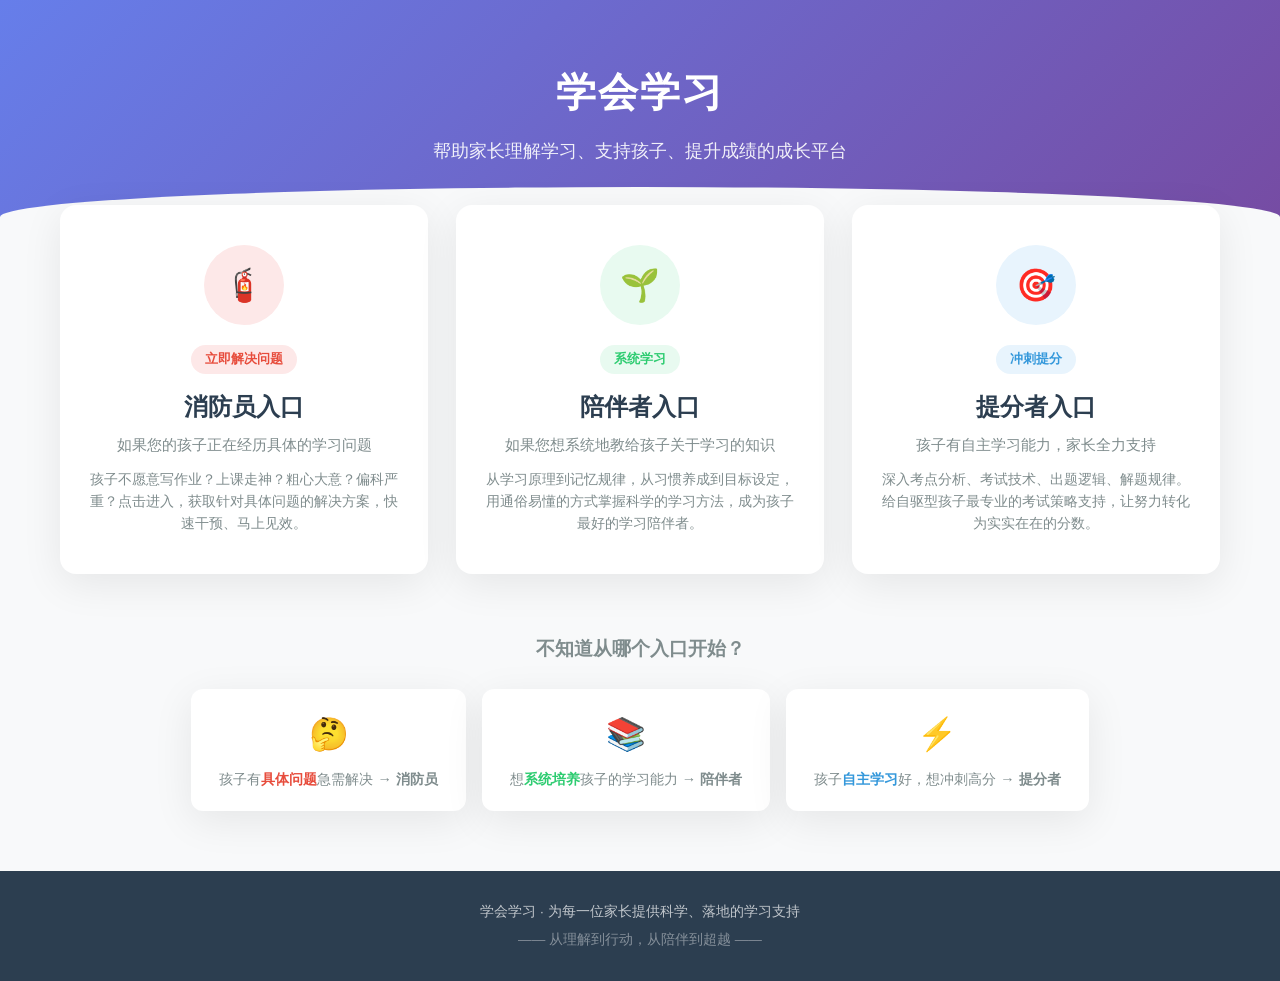
<file: index.html>
<!DOCTYPE html>
<html lang="zh-CN">
<head>
  <meta charset="UTF-8">
  <meta name="viewport" content="width=device-width, initial-scale=1.0">
  <title>学会学习 - 中小学生家长的学习成长平台</title>
  <link rel="stylesheet" href="css/style.css">
</head>
<body>
  <header class="header">
    <h1>学会学习</h1>
    <p>帮助家长理解学习、支持孩子、提升成绩的成长平台</p>
  </header>

  <section class="entrance-section">
    <div class="container entrance-grid">
      <a href="firefighter.html" class="entrance-card">
        <div class="entrance-icon fire-icon">🧯</div>
        <span class="entrance-badge fire-badge">立即解决问题</span>
        <h2>消防员入口</h2>
        <p class="subtitle">如果您的孩子正在经历具体的学习问题</p>
        <p class="desc">孩子不愿意写作业？上课走神？粗心大意？偏科严重？点击进入，获取针对具体问题的解决方案，快速干预、马上见效。</p>
      </a>

      <a href="companion.html" class="entrance-card">
        <div class="entrance-icon companion-icon">🌱</div>
        <span class="entrance-badge companion-badge">系统学习</span>
        <h2>陪伴者入口</h2>
        <p class="subtitle">如果您想系统地教给孩子关于学习的知识</p>
        <p class="desc">从学习原理到记忆规律，从习惯养成到目标设定，用通俗易懂的方式掌握科学的学习方法，成为孩子最好的学习陪伴者。</p>
      </a>

      <a href="scorer.html" class="entrance-card">
        <div class="entrance-icon scorer-icon">🎯</div>
        <span class="entrance-badge scorer-badge">冲刺提分</span>
        <h2>提分者入口</h2>
        <p class="subtitle">孩子有自主学习能力，家长全力支持</p>
        <p class="desc">深入考点分析、考试技术、出题逻辑、解题规律。给自驱型孩子最专业的考试策略支持，让努力转化为实实在在的分数。</p>
      </a>
    </div>
  </section>

  <section style="padding: 0 20px 60px;">
    <div class="container" style="text-align: center;">
      <h3 style="font-size: 1.2em; color: var(--text-light); margin-bottom: 24px;">不知道从哪个入口开始？</h3>
      <div style="display: flex; gap: 16px; justify-content: center; flex-wrap: wrap;">
        <div style="background: #fff; padding: 20px 28px; border-radius: 12px; box-shadow: var(--card-shadow); max-width: 320px;">
          <div style="font-size: 2em; margin-bottom: 8px;">🤔</div>
          <p style="font-size: 0.9em; color: var(--text-light);">孩子有<strong style="color: var(--fire);">具体问题</strong>急需解决 → <strong>消防员</strong></p>
        </div>
        <div style="background: #fff; padding: 20px 28px; border-radius: 12px; box-shadow: var(--card-shadow); max-width: 320px;">
          <div style="font-size: 2em; margin-bottom: 8px;">📚</div>
          <p style="font-size: 0.9em; color: var(--text-light);">想<strong style="color: var(--companion);">系统培养</strong>孩子的学习能力 → <strong>陪伴者</strong></p>
        </div>
        <div style="background: #fff; padding: 20px 28px; border-radius: 12px; box-shadow: var(--card-shadow); max-width: 320px;">
          <div style="font-size: 2em; margin-bottom: 8px;">⚡</div>
          <p style="font-size: 0.9em; color: var(--text-light);">孩子<strong style="color: var(--scorer);">自主学习</strong>好，想冲刺高分 → <strong>提分者</strong></p>
        </div>
      </div>
    </div>
  </section>

  <footer class="footer">
    <p>学会学习 · 为每一位家长提供科学、落地的学习支持</p>
    <p style="margin-top: 6px; opacity: 0.6;">—— 从理解到行动，从陪伴到超越 ——</p>
  </footer>
</body>
</html>
</file>
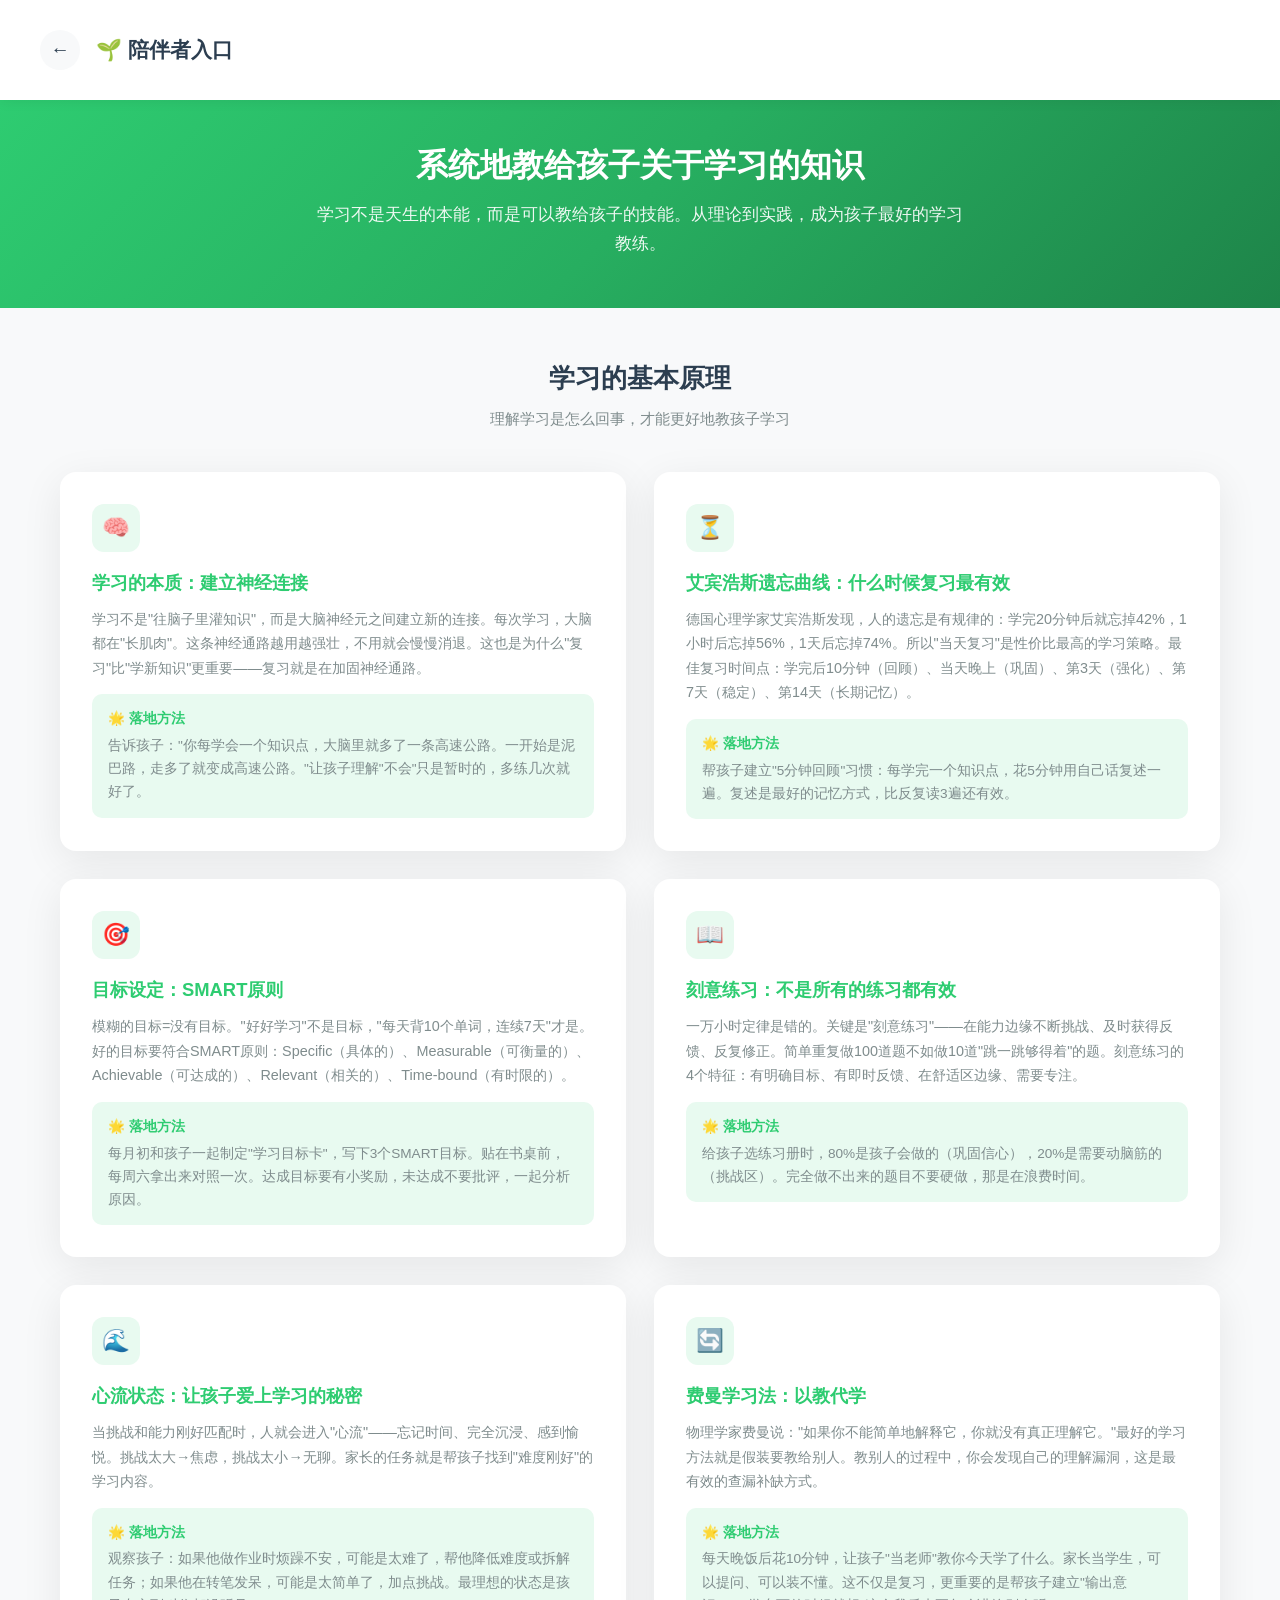
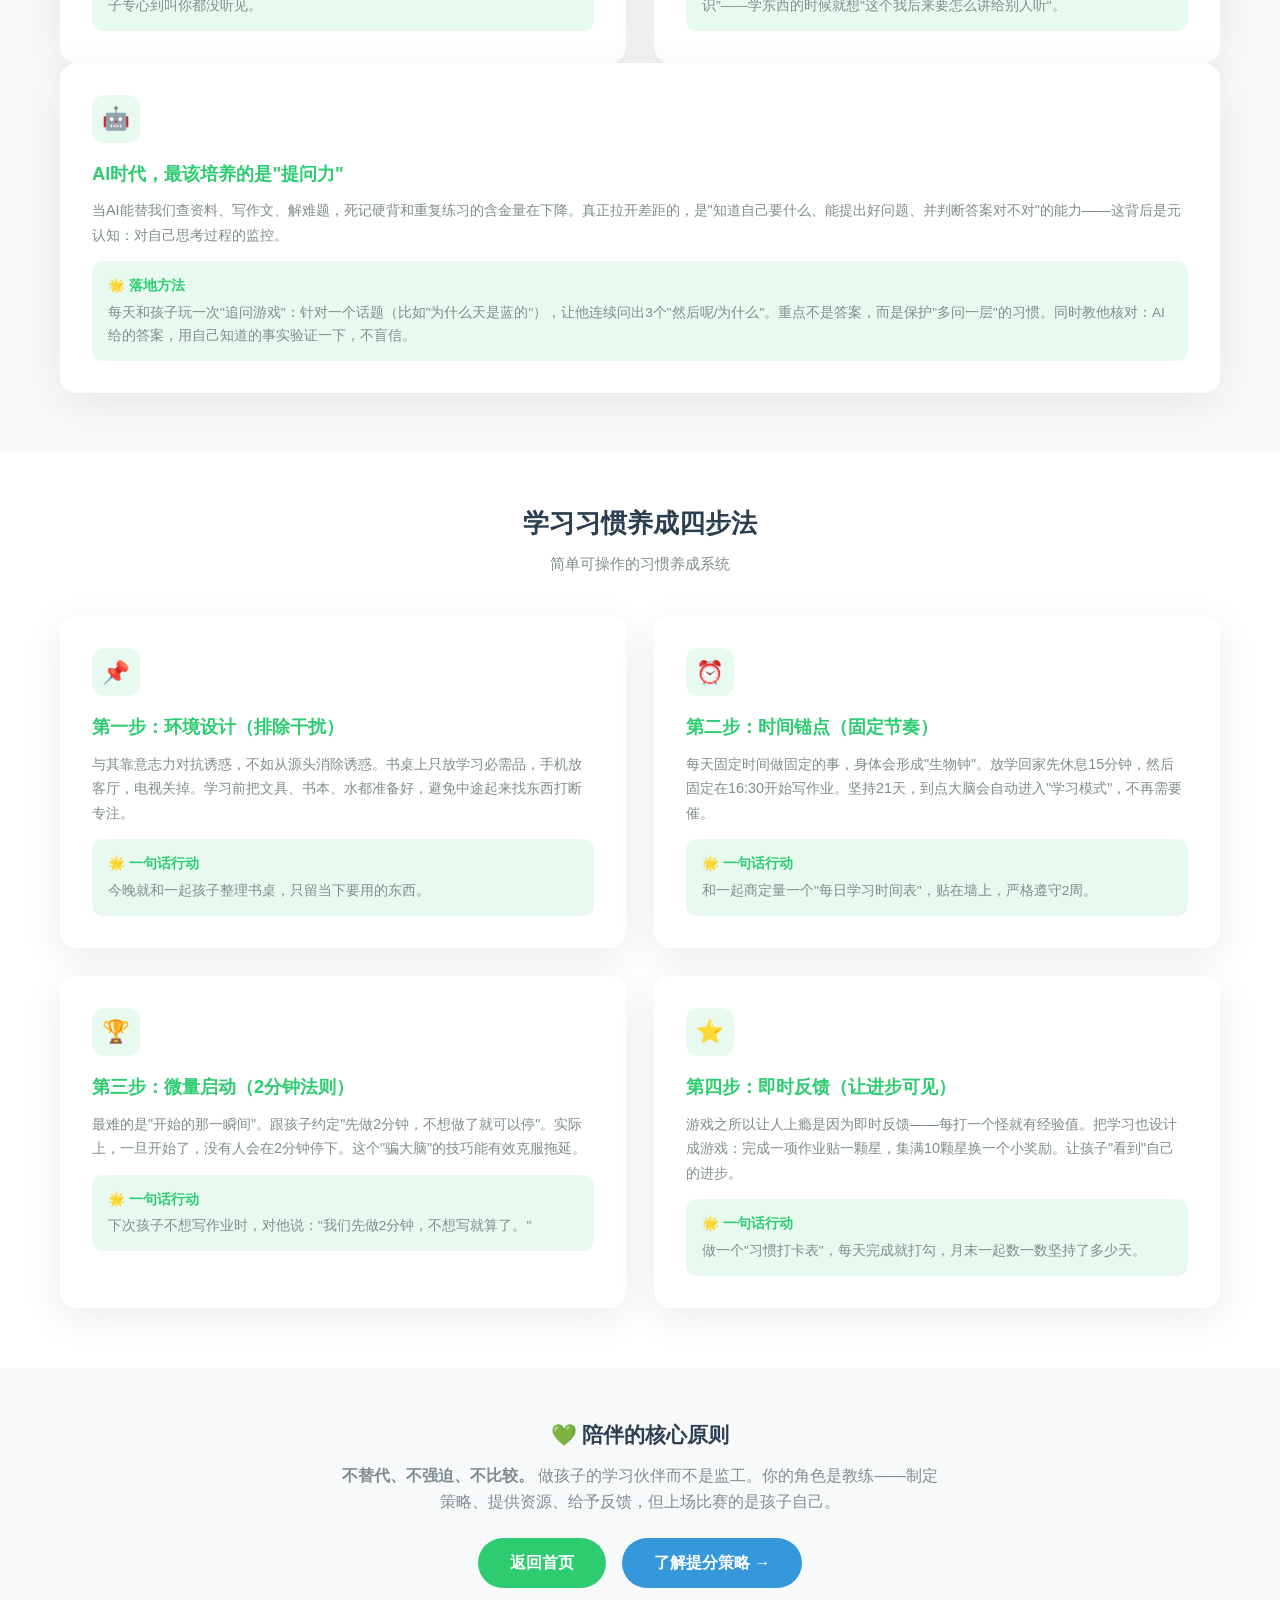
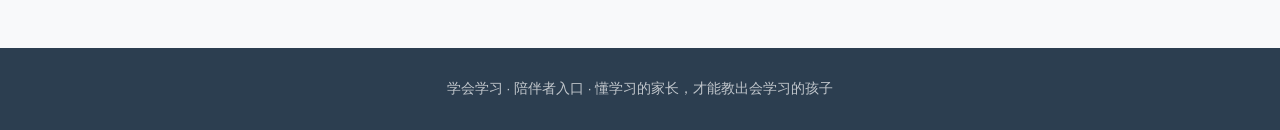
<file: companion.html>
<!DOCTYPE html>
<html lang="zh-CN">
<head>
  <meta charset="UTF-8">
  <meta name="viewport" content="width=device-width, initial-scale=1.0">
  <title>陪伴者 - 系统学习理论</title>
  <link rel="stylesheet" href="css/style.css">
</head>
<body>
  <div class="page-header">
    <div class="page-header-inner">
      <a href="index.html" class="back-btn">←</a>
      <h1>🌱 陪伴者入口</h1>
    </div>
  </div>

  <div class="page-hero hero-companion">
    <h2>系统地教给孩子关于学习的知识</h2>
    <p>学习不是天生的本能，而是可以教给孩子的技能。从理论到实践，成为孩子最好的学习教练。</p>
  </div>

  <section class="content-section">
    <div class="container">
      <div class="section-title">
        <h3>学习的基本原理</h3>
        <p>理解学习是怎么回事，才能更好地教孩子学习</p>
      </div>

      <div class="knowledge-grid">

        <div class="knowledge-card">
          <div class="kc-icon">🧠</div>
          <h4>学习的本质：建立神经连接</h4>
          <p>学习不是"往脑子里灌知识"，而是大脑神经元之间建立新的连接。每次学习，大脑都在"长肌肉"。这条神经通路越用越强壮，不用就会慢慢消退。这也是为什么"复习"比"学新知识"更重要——复习就是在加固神经通路。</p>
          <div class="tip">
            <strong>🌟 落地方法</strong>
            <p>告诉孩子："你每学会一个知识点，大脑里就多了一条高速公路。一开始是泥巴路，走多了就变成高速公路。"让孩子理解"不会"只是暂时的，多练几次就好了。</p>
          </div>
        </div>

        <div class="knowledge-card">
          <div class="kc-icon">⏳</div>
          <h4>艾宾浩斯遗忘曲线：什么时候复习最有效</h4>
          <p>德国心理学家艾宾浩斯发现，人的遗忘是有规律的：学完20分钟后就忘掉42%，1小时后忘掉56%，1天后忘掉74%。所以"当天复习"是性价比最高的学习策略。最佳复习时间点：学完后10分钟（回顾）、当天晚上（巩固）、第3天（强化）、第7天（稳定）、第14天（长期记忆）。</p>
          <div class="tip">
            <strong>🌟 落地方法</strong>
            <p>帮孩子建立"5分钟回顾"习惯：每学完一个知识点，花5分钟用自己话复述一遍。复述是最好的记忆方式，比反复读3遍还有效。</p>
          </div>
        </div>

        <div class="knowledge-card">
          <div class="kc-icon">🎯</div>
          <h4>目标设定：SMART原则</h4>
          <p>模糊的目标=没有目标。"好好学习"不是目标，"每天背10个单词，连续7天"才是。好的目标要符合SMART原则：Specific（具体的）、Measurable（可衡量的）、Achievable（可达成的）、Relevant（相关的）、Time-bound（有时限的）。</p>
          <div class="tip">
            <strong>🌟 落地方法</strong>
            <p>每月初和孩子一起制定"学习目标卡"，写下3个SMART目标。贴在书桌前，每周六拿出来对照一次。达成目标要有小奖励，未达成不要批评，一起分析原因。</p>
          </div>
        </div>

        <div class="knowledge-card">
          <div class="kc-icon">📖</div>
          <h4>刻意练习：不是所有的练习都有效</h4>
          <p>一万小时定律是错的。关键是"刻意练习"——在能力边缘不断挑战、及时获得反馈、反复修正。简单重复做100道题不如做10道"跳一跳够得着"的题。刻意练习的4个特征：有明确目标、有即时反馈、在舒适区边缘、需要专注。</p>
          <div class="tip">
            <strong>🌟 落地方法</strong>
            <p>给孩子选练习册时，80%是孩子会做的（巩固信心），20%是需要动脑筋的（挑战区）。完全做不出来的题目不要硬做，那是在浪费时间。</p>
          </div>
        </div>

        <div class="knowledge-card">
          <div class="kc-icon">🌊</div>
          <h4>心流状态：让孩子爱上学习的秘密</h4>
          <p>当挑战和能力刚好匹配时，人就会进入"心流"——忘记时间、完全沉浸、感到愉悦。挑战太大→焦虑，挑战太小→无聊。家长的任务就是帮孩子找到"难度刚好"的学习内容。</p>
          <div class="tip">
            <strong>🌟 落地方法</strong>
            <p>观察孩子：如果他做作业时烦躁不安，可能是太难了，帮他降低难度或拆解任务；如果他在转笔发呆，可能是太简单了，加点挑战。最理想的状态是孩子专心到叫你都没听见。</p>
          </div>
        </div>

        <div class="knowledge-card">
          <div class="kc-icon">🔄</div>
          <h4>费曼学习法：以教代学</h4>
          <p>物理学家费曼说："如果你不能简单地解释它，你就没有真正理解它。"最好的学习方法就是假装要教给别人。教别人的过程中，你会发现自己的理解漏洞，这是最有效的查漏补缺方式。</p>
          <div class="tip">
            <strong>🌟 落地方法</strong>
            <p>每天晚饭后花10分钟，让孩子"当老师"教你今天学了什么。家长当学生，可以提问、可以装不懂。这不仅是复习，更重要的是帮孩子建立"输出意识"——学东西的时候就想"这个我后来要怎么讲给别人听"。</p>
          </div>
        </div>

      </div>
        <!-- 选题来源：教育部部署加强中小学人工智能教育；落到学习科学原理：提问与元认知 -->
        <div class="knowledge-card">
          <div class="kc-icon">🤖</div>
          <h4>AI时代，最该培养的是"提问力"</h4>
          <p>当AI能替我们查资料、写作文、解难题，死记硬背和重复练习的含金量在下降。真正拉开差距的，是"知道自己要什么、能提出好问题、并判断答案对不对"的能力——这背后是元认知：对自己思考过程的监控。</p>
          <div class="tip">
            <strong>🌟 落地方法</strong>
            <p>每天和孩子玩一次"追问游戏"：针对一个话题（比如"为什么天是蓝的"），让他连续问出3个"然后呢/为什么"。重点不是答案，而是保护"多问一层"的习惯。同时教他核对：AI给的答案，用自己知道的事实验证一下，不盲信。</p>
          </div>
        </div>
    </div>
  </section>

  <section class="content-section" style="background: #fff;">
    <div class="container">
      <div class="section-title">
        <h3>学习习惯养成四步法</h3>
        <p>简单可操作的习惯养成系统</p>
      </div>

      <div class="knowledge-grid">
        <div class="knowledge-card">
          <div class="kc-icon">📌</div>
          <h4>第一步：环境设计（排除干扰）</h4>
          <p>与其靠意志力对抗诱惑，不如从源头消除诱惑。书桌上只放学习必需品，手机放客厅，电视关掉。学习前把文具、书本、水都准备好，避免中途起来找东西打断专注。</p>
          <div class="tip">
            <strong>🌟 一句话行动</strong>
            <p>今晚就和一起孩子整理书桌，只留当下要用的东西。</p>
          </div>
        </div>

        <div class="knowledge-card">
          <div class="kc-icon">⏰</div>
          <h4>第二步：时间锚点（固定节奏）</h4>
          <p>每天固定时间做固定的事，身体会形成"生物钟"。放学回家先休息15分钟，然后固定在16:30开始写作业。坚持21天，到点大脑会自动进入"学习模式"，不再需要催。</p>
          <div class="tip">
            <strong>🌟 一句话行动</strong>
            <p>和一起商定量一个"每日学习时间表"，贴在墙上，严格遵守2周。</p>
          </div>
        </div>

        <div class="knowledge-card">
          <div class="kc-icon">🏆</div>
          <h4>第三步：微量启动（2分钟法则）</h4>
          <p>最难的是"开始的那一瞬间"。跟孩子约定"先做2分钟，不想做了就可以停"。实际上，一旦开始了，没有人会在2分钟停下。这个"骗大脑"的技巧能有效克服拖延。</p>
          <div class="tip">
            <strong>🌟 一句话行动</strong>
            <p>下次孩子不想写作业时，对他说："我们先做2分钟，不想写就算了。"</p>
          </div>
        </div>

        <div class="knowledge-card">
          <div class="kc-icon">⭐</div>
          <h4>第四步：即时反馈（让进步可见）</h4>
          <p>游戏之所以让人上瘾是因为即时反馈——每打一个怪就有经验值。把学习也设计成游戏：完成一项作业贴一颗星，集满10颗星换一个小奖励。让孩子"看到"自己的进步。</p>
          <div class="tip">
            <strong>🌟 一句话行动</strong>
            <p>做一个"习惯打卡表"，每天完成就打勾，月末一起数一数坚持了多少天。</p>
          </div>
        </div>
      </div>
    </div>
  </section>

  <section class="content-section">
    <div class="container" style="text-align: center;">
      <h3 style="font-size: 1.3em; margin-bottom: 12px;">💚 陪伴的核心原则</h3>
      <p style="color: var(--text-light); max-width: 600px; margin: 0 auto;">
        <strong>不替代、不强迫、不比较。</strong> 做孩子的学习伙伴而不是监工。你的角色是教练——制定策略、提供资源、给予反馈，但上场比赛的是孩子自己。
      </p>
      <div style="margin-top: 24px;">
        <a href="index.html" style="display: inline-block; padding: 12px 32px; background: var(--companion); color: #fff; border-radius: 30px; text-decoration: none; font-weight: 600;">返回首页</a>
        <a href="scorer.html" style="display: inline-block; margin-left: 12px; padding: 12px 32px; background: var(--scorer); color: #fff; border-radius: 30px; text-decoration: none; font-weight: 600;">了解提分策略 →</a>
      </div>
    </div>
  </section>

  <footer class="footer">
    <p>学会学习 · 陪伴者入口 · 懂学习的家长，才能教出会学习的孩子</p>
  </footer>

  <script src="js/main.js"></script>
</body>
</html>
</file>
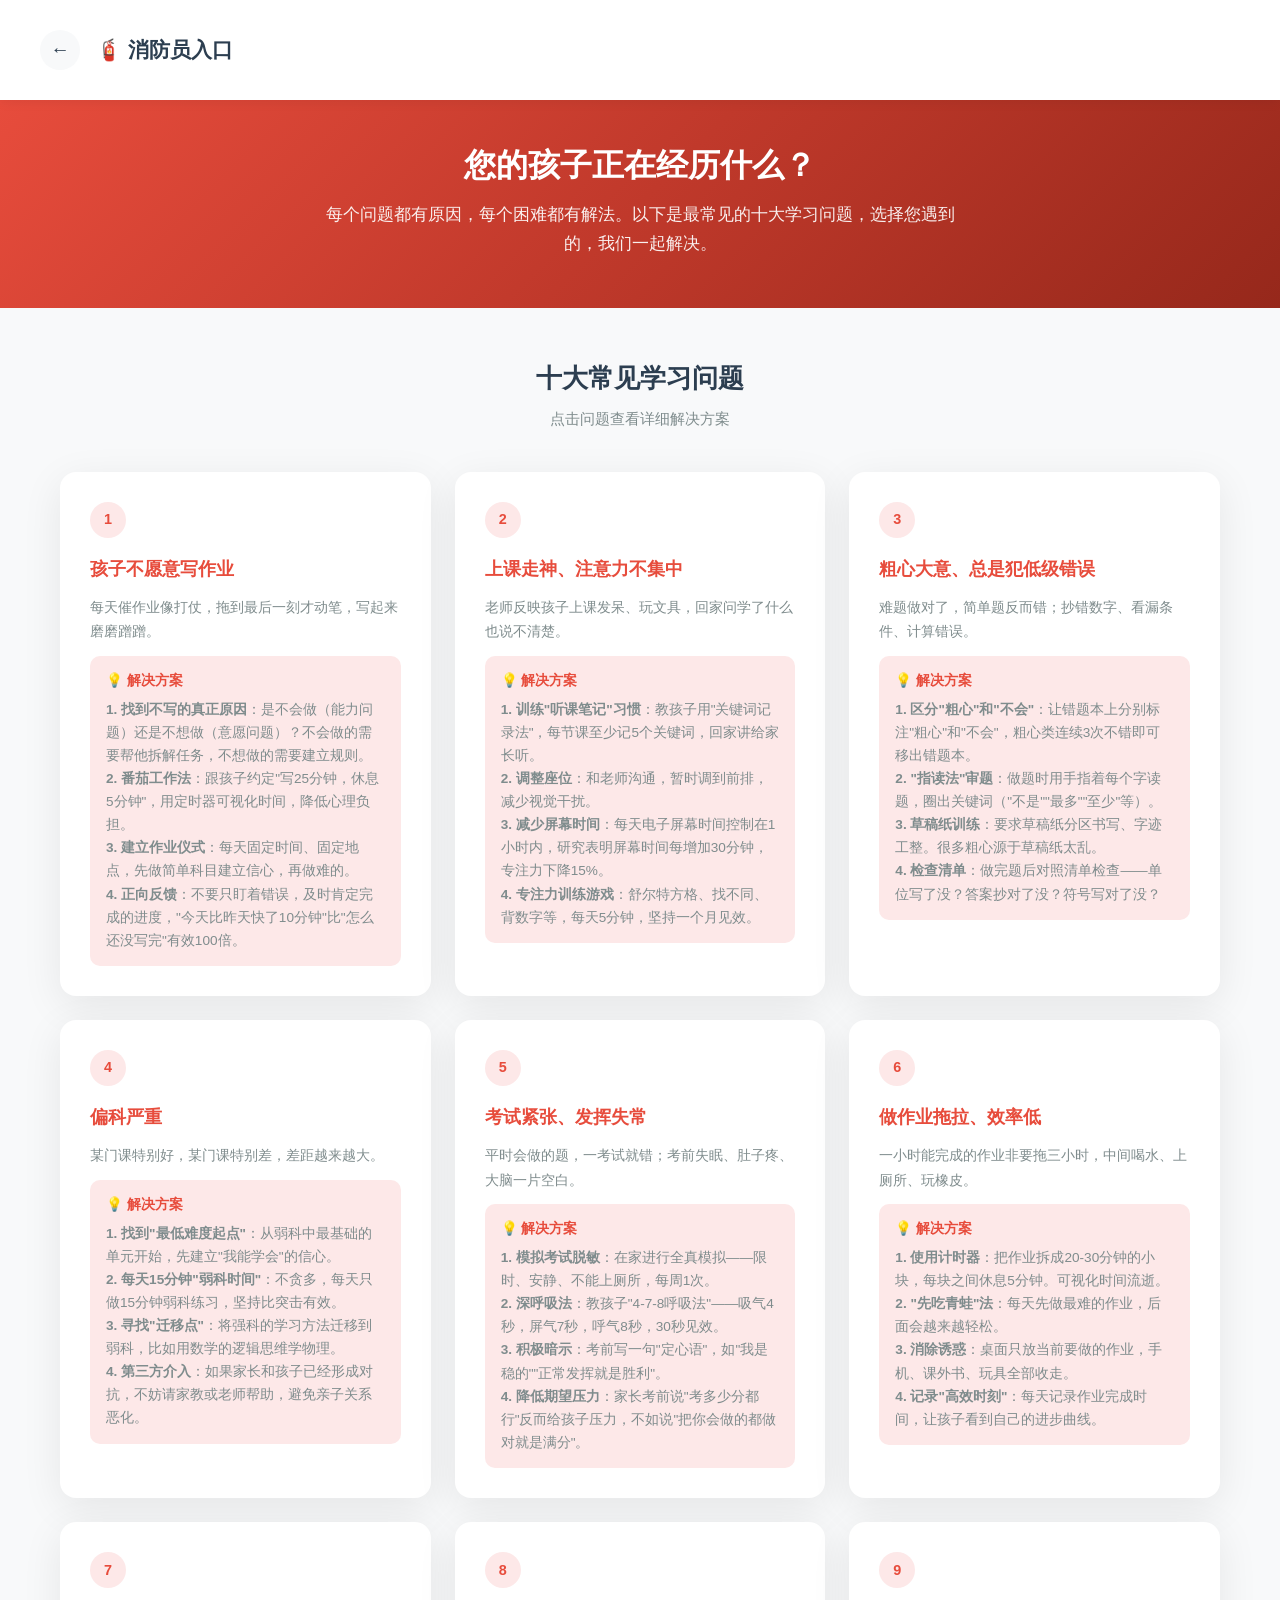
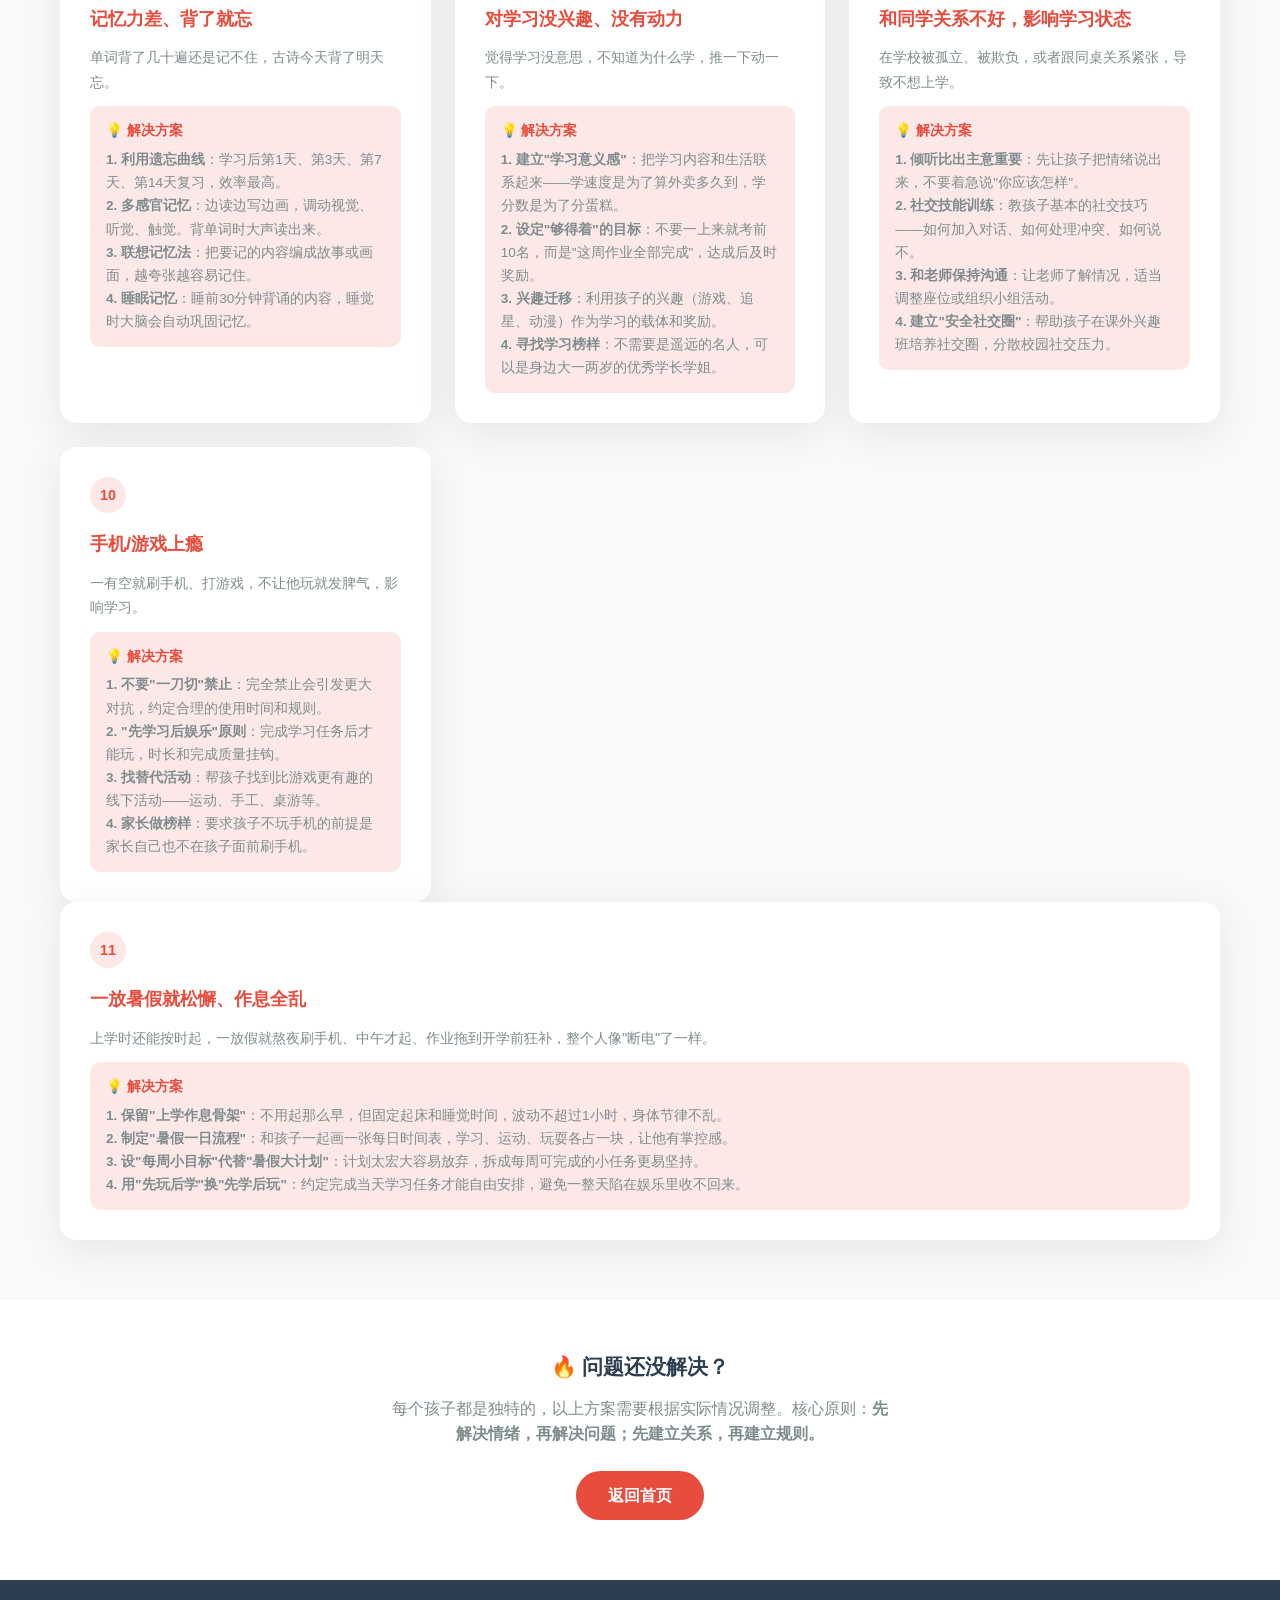
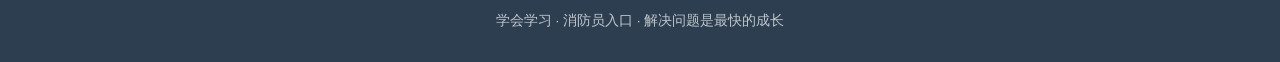
<file: firefighter.html>
<!DOCTYPE html>
<html lang="zh-CN">
<head>
  <meta charset="UTF-8">
  <meta name="viewport" content="width=device-width, initial-scale=1.0">
  <title>消防员 - 解决具体学习问题</title>
  <link rel="stylesheet" href="css/style.css">
</head>
<body>
  <div class="page-header">
    <div class="page-header-inner">
      <a href="index.html" class="back-btn">←</a>
      <h1>🧯 消防员入口</h1>
    </div>
  </div>

  <div class="page-hero hero-fire">
    <h2>您的孩子正在经历什么？</h2>
    <p>每个问题都有原因，每个困难都有解法。以下是最常见的十大学习问题，选择您遇到的，我们一起解决。</p>
  </div>

  <section class="content-section">
    <div class="container">
      <div class="section-title">
        <h3>十大常见学习问题</h3>
        <p>点击问题查看详细解决方案</p>
      </div>

      <div class="problem-grid">

        <div class="problem-card">
          <div class="problem-number">1</div>
          <h4>孩子不愿意写作业</h4>
          <p>每天催作业像打仗，拖到最后一刻才动笔，写起来磨磨蹭蹭。</p>
          <div class="solution">
            <strong>💡 解决方案</strong>
            <p><b>1. 找到不写的真正原因</b>：是不会做（能力问题）还是不想做（意愿问题）？不会做的需要帮他拆解任务，不想做的需要建立规则。<br>
            <b>2. 番茄工作法</b>：跟孩子约定"写25分钟，休息5分钟"，用定时器可视化时间，降低心理负担。<br>
            <b>3. 建立作业仪式</b>：每天固定时间、固定地点，先做简单科目建立信心，再做难的。<br>
            <b>4. 正向反馈</b>：不要只盯着错误，及时肯定完成的进度，"今天比昨天快了10分钟"比"怎么还没写完"有效100倍。</p>
          </div>
        </div>

        <div class="problem-card">
          <div class="problem-number">2</div>
          <h4>上课走神、注意力不集中</h4>
          <p>老师反映孩子上课发呆、玩文具，回家问学了什么也说不清楚。</p>
          <div class="solution">
            <strong>💡 解决方案</strong>
            <p><b>1. 训练"听课笔记"习惯</b>：教孩子用"关键词记录法"，每节课至少记5个关键词，回家讲给家长听。<br>
            <b>2. 调整座位</b>：和老师沟通，暂时调到前排，减少视觉干扰。<br>
            <b>3. 减少屏幕时间</b>：每天电子屏幕时间控制在1小时内，研究表明屏幕时间每增加30分钟，专注力下降15%。<br>
            <b>4. 专注力训练游戏</b>：舒尔特方格、找不同、背数字等，每天5分钟，坚持一个月见效。</p>
          </div>
        </div>

        <div class="problem-card">
          <div class="problem-number">3</div>
          <h4>粗心大意、总是犯低级错误</h4>
          <p>难题做对了，简单题反而错；抄错数字、看漏条件、计算错误。</p>
          <div class="solution">
            <strong>💡 解决方案</strong>
            <p><b>1. 区分"粗心"和"不会"</b>：让错题本上分别标注"粗心"和"不会"，粗心类连续3次不错即可移出错题本。<br>
            <b>2. "指读法"审题</b>：做题时用手指着每个字读题，圈出关键词（"不是""最多""至少"等）。<br>
            <b>3. 草稿纸训练</b>：要求草稿纸分区书写、字迹工整。很多粗心源于草稿纸太乱。<br>
            <b>4. 检查清单</b>：做完题后对照清单检查——单位写了没？答案抄对了没？符号写对了没？</p>
          </div>
        </div>

        <div class="problem-card">
          <div class="problem-number">4</div>
          <h4>偏科严重</h4>
          <p>某门课特别好，某门课特别差，差距越来越大。</p>
          <div class="solution">
            <strong>💡 解决方案</strong>
            <p><b>1. 找到"最低难度起点"</b>：从弱科中最基础的单元开始，先建立"我能学会"的信心。<br>
            <b>2. 每天15分钟"弱科时间"</b>：不贪多，每天只做15分钟弱科练习，坚持比突击有效。<br>
            <b>3. 寻找"迁移点"</b>：将强科的学习方法迁移到弱科，比如用数学的逻辑思维学物理。<br>
            <b>4. 第三方介入</b>：如果家长和孩子已经形成对抗，不妨请家教或老师帮助，避免亲子关系恶化。</p>
          </div>
        </div>

        <div class="problem-card">
          <div class="problem-number">5</div>
          <h4>考试紧张、发挥失常</h4>
          <p>平时会做的题，一考试就错；考前失眠、肚子疼、大脑一片空白。</p>
          <div class="solution">
            <strong>💡 解决方案</strong>
            <p><b>1. 模拟考试脱敏</b>：在家进行全真模拟——限时、安静、不能上厕所，每周1次。<br>
            <b>2. 深呼吸法</b>：教孩子"4-7-8呼吸法"——吸气4秒，屏气7秒，呼气8秒，30秒见效。<br>
            <b>3. 积极暗示</b>：考前写一句"定心语"，如"我是稳的""正常发挥就是胜利"。<br>
            <b>4. 降低期望压力</b>：家长考前说"考多少分都行"反而给孩子压力，不如说"把你会做的都做对就是满分"。</p>
          </div>
        </div>

        <div class="problem-card">
          <div class="problem-number">6</div>
          <h4>做作业拖拉、效率低</h4>
          <p>一小时能完成的作业非要拖三小时，中间喝水、上厕所、玩橡皮。</p>
          <div class="solution">
            <strong>💡 解决方案</strong>
            <p><b>1. 使用计时器</b>：把作业拆成20-30分钟的小块，每块之间休息5分钟。可视化时间流逝。<br>
            <b>2. "先吃青蛙"法</b>：每天先做最难的作业，后面会越来越轻松。<br>
            <b>3. 消除诱惑</b>：桌面只放当前要做的作业，手机、课外书、玩具全部收走。<br>
            <b>4. 记录"高效时刻"</b>：每天记录作业完成时间，让孩子看到自己的进步曲线。</p>
          </div>
        </div>

        <div class="problem-card">
          <div class="problem-number">7</div>
          <h4>记忆力差、背了就忘</h4>
          <p>单词背了几十遍还是记不住，古诗今天背了明天忘。</p>
          <div class="solution">
            <strong>💡 解决方案</strong>
            <p><b>1. 利用遗忘曲线</b>：学习后第1天、第3天、第7天、第14天复习，效率最高。<br>
            <b>2. 多感官记忆</b>：边读边写边画，调动视觉、听觉、触觉。背单词时大声读出来。<br>
            <b>3. 联想记忆法</b>：把要记的内容编成故事或画面，越夸张越容易记住。<br>
            <b>4. 睡眠记忆</b>：睡前30分钟背诵的内容，睡觉时大脑会自动巩固记忆。</p>
          </div>
        </div>

        <div class="problem-card">
          <div class="problem-number">8</div>
          <h4>对学习没兴趣、没有动力</h4>
          <p>觉得学习没意思，不知道为什么学，推一下动一下。</p>
          <div class="solution">
            <strong>💡 解决方案</strong>
            <p><b>1. 建立"学习意义感"</b>：把学习内容和生活联系起来——学速度是为了算外卖多久到，学分数是为了分蛋糕。<br>
            <b>2. 设定"够得着"的目标</b>：不要一上来就考前10名，而是"这周作业全部完成"，达成后及时奖励。<br>
            <b>3. 兴趣迁移</b>：利用孩子的兴趣（游戏、追星、动漫）作为学习的载体和奖励。<br>
            <b>4. 寻找学习榜样</b>：不需要是遥远的名人，可以是身边大一两岁的优秀学长学姐。</p>
          </div>
        </div>

        <div class="problem-card">
          <div class="problem-number">9</div>
          <h4>和同学关系不好，影响学习状态</h4>
          <p>在学校被孤立、被欺负，或者跟同桌关系紧张，导致不想上学。</p>
          <div class="solution">
            <strong>💡 解决方案</strong>
            <p><b>1. 倾听比出主意重要</b>：先让孩子把情绪说出来，不要着急说"你应该怎样"。<br>
            <b>2. 社交技能训练</b>：教孩子基本的社交技巧——如何加入对话、如何处理冲突、如何说不。<br>
            <b>3. 和老师保持沟通</b>：让老师了解情况，适当调整座位或组织小组活动。<br>
            <b>4. 建立"安全社交圈"</b>：帮助孩子在课外兴趣班培养社交圈，分散校园社交压力。</p>
          </div>
        </div>

        <div class="problem-card">
          <div class="problem-number">10</div>
          <h4>手机/游戏上瘾</h4>
          <p>一有空就刷手机、打游戏，不让他玩就发脾气，影响学习。</p>
          <div class="solution">
            <strong>💡 解决方案</strong>
            <p><b>1. 不要"一刀切"禁止</b>：完全禁止会引发更大对抗，约定合理的使用时间和规则。<br>
            <b>2. "先学习后娱乐"原则</b>：完成学习任务后才能玩，时长和完成质量挂钩。<br>
            <b>3. 找替代活动</b>：帮孩子找到比游戏更有趣的线下活动——运动、手工、桌游等。<br>
            <b>4. 家长做榜样</b>：要求孩子不玩手机的前提是家长自己也不在孩子面前刷手机。</p>
          </div>
        </div>

      </div>
        <!-- 选题来源：暑假时令 + 教育部"缤纷暑假"专题 -->
        <div class="problem-card">
          <div class="problem-number">11</div>
          <h4>一放暑假就松懈、作息全乱</h4>
          <p>上学时还能按时起，一放假就熬夜刷手机、中午才起、作业拖到开学前狂补，整个人像"断电"了一样。</p>
          <div class="solution">
            <strong>💡 解决方案</strong>
            <p><b>1. 保留"上学作息骨架"</b>：不用起那么早，但固定起床和睡觉时间，波动不超过1小时，身体节律不乱。<br>
            <b>2. 制定"暑假一日流程"</b>：和孩子一起画一张每日时间表，学习、运动、玩耍各占一块，让他有掌控感。<br>
            <b>3. 设"每周小目标"代替"暑假大计划"</b>：计划太宏大容易放弃，拆成每周可完成的小任务更易坚持。<br>
            <b>4. 用"先玩后学"换"先学后玩"</b>：约定完成当天学习任务才能自由安排，避免一整天陷在娱乐里收不回来。</p>
          </div>
        </div>
    </div>
  </section>

  <section class="content-section" style="background: #fff;">
    <div class="container" style="text-align: center;">
      <h3 style="font-size: 1.3em; margin-bottom: 12px;">🔥 问题还没解决？</h3>
      <p style="color: var(--text-light); max-width: 500px; margin: 0 auto;">
        每个孩子都是独特的，以上方案需要根据实际情况调整。核心原则：<strong>先解决情绪，再解决问题；先建立关系，再建立规则。</strong>
      </p>
      <div style="margin-top: 24px;">
        <a href="index.html" style="display: inline-block; padding: 12px 32px; background: var(--fire); color: #fff; border-radius: 30px; text-decoration: none; font-weight: 600;">返回首页</a>
      </div>
    </div>
  </section>

  <footer class="footer">
    <p>学会学习 · 消防员入口 · 解决问题是最快的成长</p>
  </footer>

  <script src="js/main.js"></script>
</body>
</html>
</file>
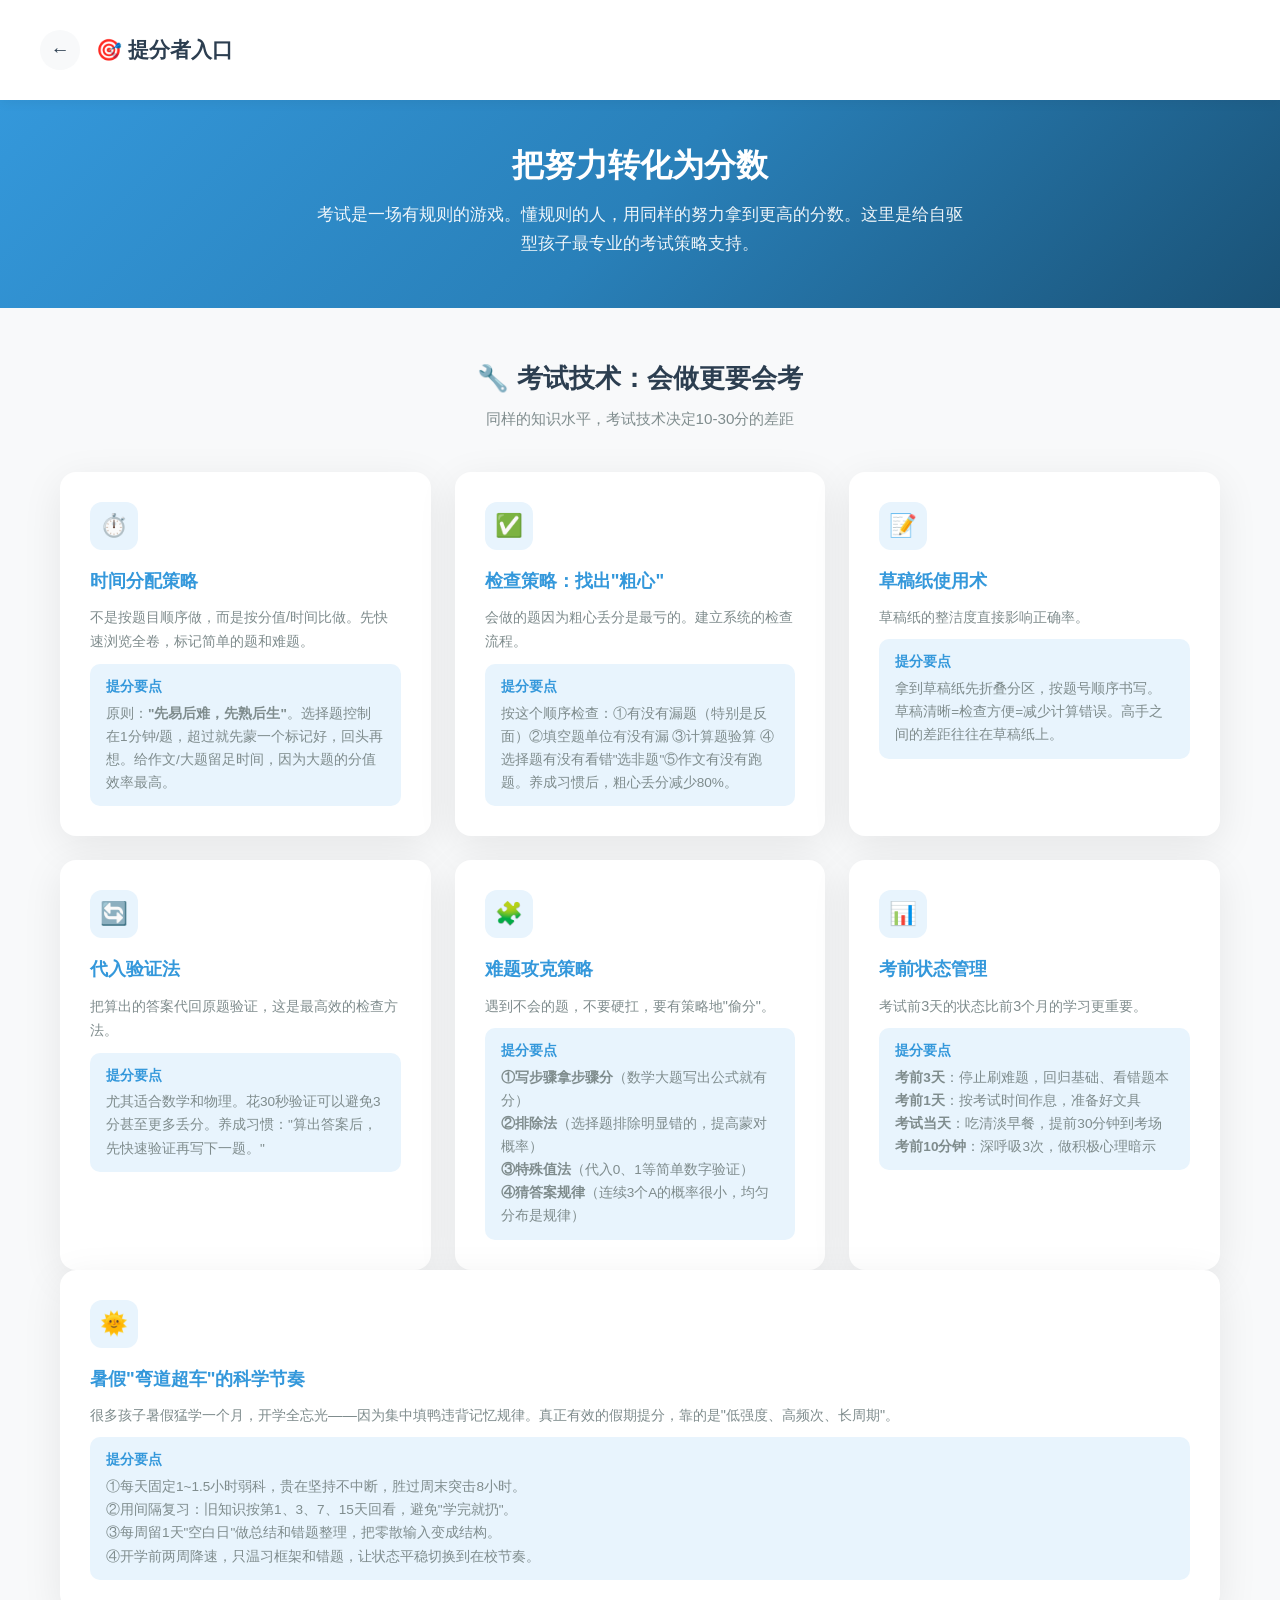
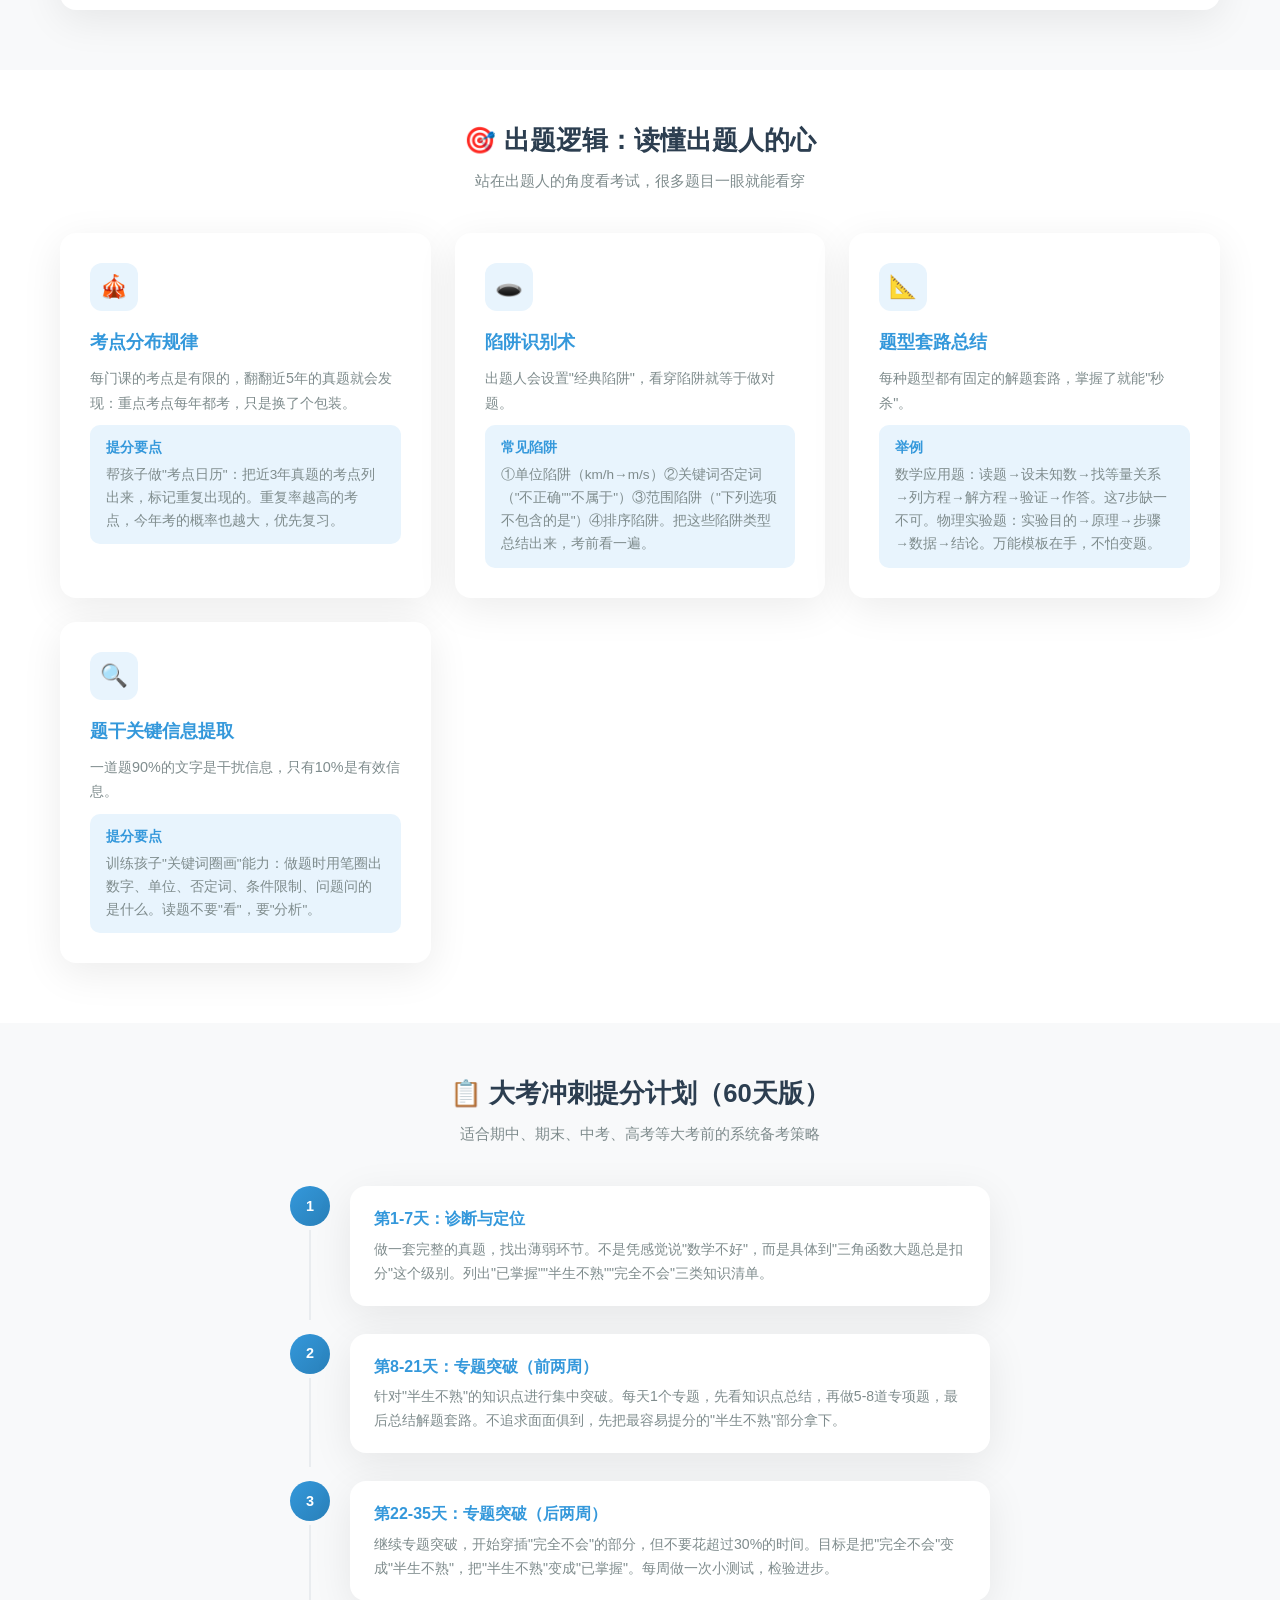
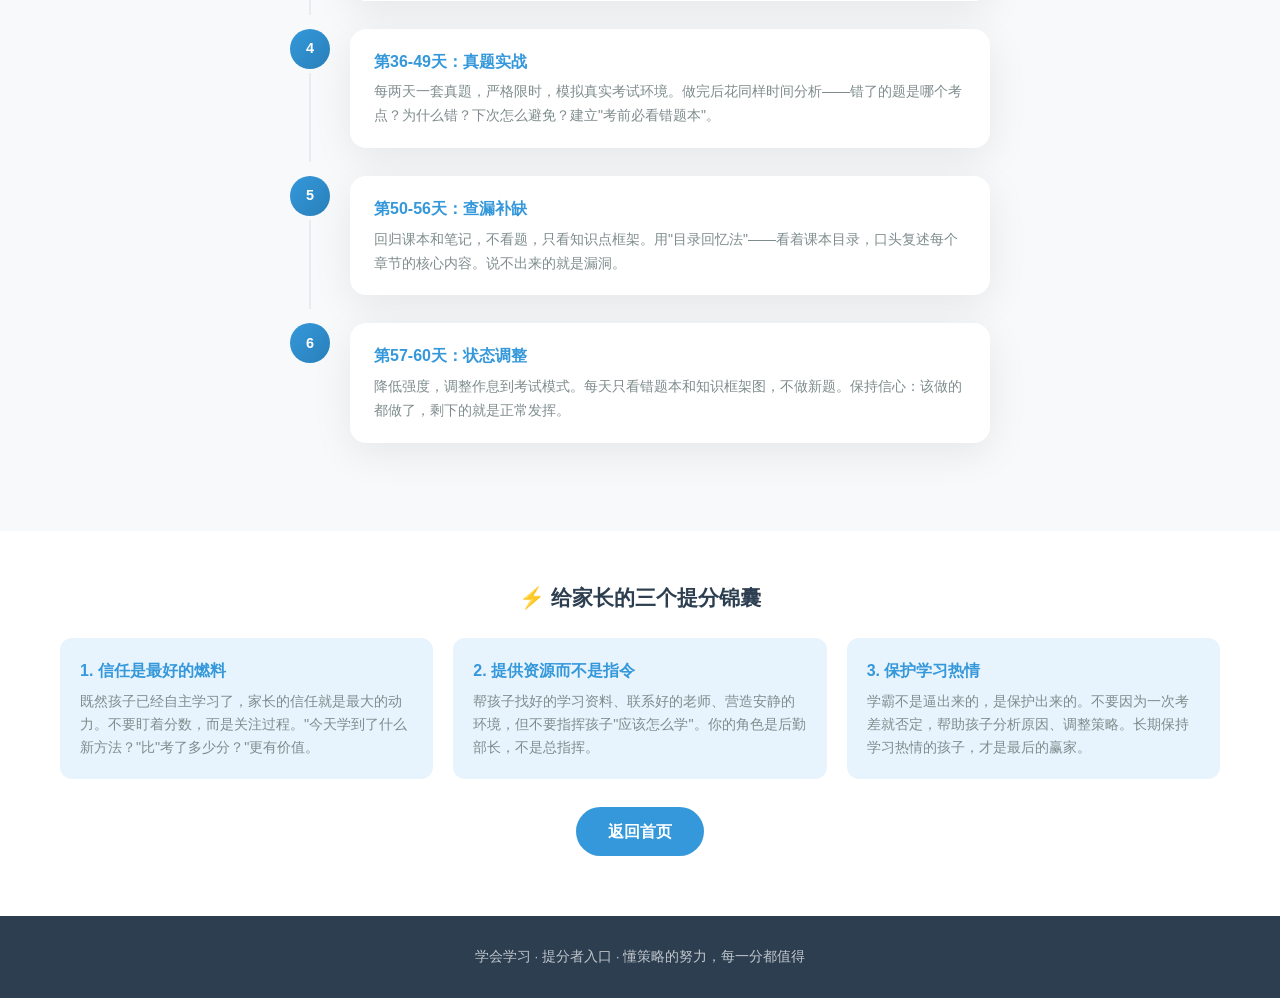
<file: scorer.html>
<!DOCTYPE html>
<html lang="zh-CN">
<head>
  <meta charset="UTF-8">
  <meta name="viewport" content="width=device-width, initial-scale=1.0">
  <title>提分者 - 考试技术与提分策略</title>
  <link rel="stylesheet" href="css/style.css">
</head>
<body>
  <div class="page-header">
    <div class="page-header-inner">
      <a href="index.html" class="back-btn">←</a>
      <h1>🎯 提分者入口</h1>
    </div>
  </div>

  <div class="page-hero hero-scorer">
    <h2>把努力转化为分数</h2>
    <p>考试是一场有规则的游戏。懂规则的人，用同样的努力拿到更高的分数。这里是给自驱型孩子最专业的考试策略支持。</p>
  </div>

  <!-- 考试技术 -->
  <section class="content-section">
    <div class="container">
      <div class="section-title">
        <h3>🔧 考试技术：会做更要会考</h3>
        <p>同样的知识水平，考试技术决定10-30分的差距</p>
      </div>

      <div class="strategy-grid">
        <div class="strategy-card">
          <div class="sc-icon">⏱️</div>
          <h4>时间分配策略</h4>
          <p>不是按题目顺序做，而是按分值/时间比做。先快速浏览全卷，标记简单的题和难题。</p>
          <div class="highlight">
            <strong>提分要点</strong>
            <p>原则：<b>"先易后难，先熟后生"</b>。选择题控制在1分钟/题，超过就先蒙一个标记好，回头再想。给作文/大题留足时间，因为大题的分值效率最高。</p>
          </div>
        </div>

        <div class="strategy-card">
          <div class="sc-icon">✅</div>
          <h4>检查策略：找出"粗心"</h4>
          <p>会做的题因为粗心丢分是最亏的。建立系统的检查流程。</p>
          <div class="highlight">
            <strong>提分要点</strong>
            <p>按这个顺序检查：①有没有漏题（特别是反面）②填空题单位有没有漏 ③计算题验算 ④选择题有没有看错"选非题"⑤作文有没有跑题。养成习惯后，粗心丢分减少80%。</p>
          </div>
        </div>

        <div class="strategy-card">
          <div class="sc-icon">📝</div>
          <h4>草稿纸使用术</h4>
          <p>草稿纸的整洁度直接影响正确率。</p>
          <div class="highlight">
            <strong>提分要点</strong>
            <p>拿到草稿纸先折叠分区，按题号顺序书写。草稿清晰=检查方便=减少计算错误。高手之间的差距往往在草稿纸上。</p>
          </div>
        </div>

        <div class="strategy-card">
          <div class="sc-icon">🔄</div>
          <h4>代入验证法</h4>
          <p>把算出的答案代回原题验证，这是最高效的检查方法。</p>
          <div class="highlight">
            <strong>提分要点</strong>
            <p>尤其适合数学和物理。花30秒验证可以避免3分甚至更多丢分。养成习惯："算出答案后，先快速验证再写下一题。"</p>
          </div>
        </div>

        <div class="strategy-card">
          <div class="sc-icon">🧩</div>
          <h4>难题攻克策略</h4>
          <p>遇到不会的题，不要硬扛，要有策略地"偷分"。</p>
          <div class="highlight">
            <strong>提分要点</strong>
            <p><b>①写步骤拿步骤分</b>（数学大题写出公式就有分）<br>
            <b>②排除法</b>（选择题排除明显错的，提高蒙对概率）<br>
            <b>③特殊值法</b>（代入0、1等简单数字验证）<br>
            <b>④猜答案规律</b>（连续3个A的概率很小，均匀分布是规律）</p>
          </div>
        </div>

        <div class="strategy-card">
          <div class="sc-icon">📊</div>
          <h4>考前状态管理</h4>
          <p>考试前3天的状态比前3个月的学习更重要。</p>
          <div class="highlight">
            <strong>提分要点</strong>
            <p><b>考前3天</b>：停止刷难题，回归基础、看错题本<br>
            <b>考前1天</b>：按考试时间作息，准备好文具<br>
            <b>考试当天</b>：吃清淡早餐，提前30分钟到考场<br>
            <b>考前10分钟</b>：深呼吸3次，做积极心理暗示</p>
          </div>
        </div>
      </div>
        <!-- 选题来源：暑假弯道超车需求 + 间隔重复原理 -->
        <div class="strategy-card">
          <div class="sc-icon">🌞</div>
          <h4>暑假"弯道超车"的科学节奏</h4>
          <p>很多孩子暑假猛学一个月，开学全忘光——因为集中填鸭违背记忆规律。真正有效的假期提分，靠的是"低强度、高频次、长周期"。</p>
          <div class="highlight">
            <strong>提分要点</strong>
            <p>①每天固定1~1.5小时弱科，贵在坚持不中断，胜过周末突击8小时。<br>
            ②用间隔复习：旧知识按第1、3、7、15天回看，避免"学完就扔"。<br>
            ③每周留1天"空白日"做总结和错题整理，把零散输入变成结构。<br>
            ④开学前两周降速，只温习框架和错题，让状态平稳切换到在校节奏。</p>
          </div>
        </div>
    </div>
  </section>

  <!-- 出题逻辑 -->
  <section class="content-section" style="background: #fff;">
    <div class="container">
      <div class="section-title">
        <h3>🎯 出题逻辑：读懂出题人的心</h3>
        <p>站在出题人的角度看考试，很多题目一眼就能看穿</p>
      </div>

      <div class="strategy-grid">
        <div class="strategy-card">
          <div class="sc-icon">🎪</div>
          <h4>考点分布规律</h4>
          <p>每门课的考点是有限的，翻翻近5年的真题就会发现：重点考点每年都考，只是换了个包装。</p>
          <div class="highlight">
            <strong>提分要点</strong>
            <p>帮孩子做"考点日历"：把近3年真题的考点列出来，标记重复出现的。重复率越高的考点，今年考的概率也越大，优先复习。</p>
          </div>
        </div>

        <div class="strategy-card">
          <div class="sc-icon">🕳️</div>
          <h4>陷阱识别术</h4>
          <p>出题人会设置"经典陷阱"，看穿陷阱就等于做对题。</p>
          <div class="highlight">
            <strong>常见陷阱</strong>
            <p>①单位陷阱（km/h→m/s）②关键词否定词（"不正确""不属于"）③范围陷阱（"下列选项不包含的是"）④排序陷阱。把这些陷阱类型总结出来，考前看一遍。</p>
          </div>
        </div>

        <div class="strategy-card">
          <div class="sc-icon">📐</div>
          <h4>题型套路总结</h4>
          <p>每种题型都有固定的解题套路，掌握了就能"秒杀"。</p>
          <div class="highlight">
            <strong>举例</strong>
            <p>数学应用题：读题→设未知数→找等量关系→列方程→解方程→验证→作答。这7步缺一不可。物理实验题：实验目的→原理→步骤→数据→结论。万能模板在手，不怕变题。</p>
          </div>
        </div>

        <div class="strategy-card">
          <div class="sc-icon">🔍</div>
          <h4>题干关键信息提取</h4>
          <p>一道题90%的文字是干扰信息，只有10%是有效信息。</p>
          <div class="highlight">
            <strong>提分要点</strong>
            <p>训练孩子"关键词圈画"能力：做题时用笔圈出数字、单位、否定词、条件限制、问题问的是什么。读题不要"看"，要"分析"。</p>
          </div>
        </div>
      </div>
    </div>
  </section>

  <!-- 学习策略与提分计划 -->
  <section class="content-section">
    <div class="container">
      <div class="section-title">
        <h3>📋 大考冲刺提分计划（60天版）</h3>
        <p>适合期中、期末、中考、高考等大考前的系统备考策略</p>
      </div>

      <div class="plan-timeline">
        <div class="plan-item">
          <div class="plan-dot">1</div>
          <div class="plan-content">
            <h5>第1-7天：诊断与定位</h5>
            <p>做一套完整的真题，找出薄弱环节。不是凭感觉说"数学不好"，而是具体到"三角函数大题总是扣分"这个级别。列出"已掌握""半生不熟""完全不会"三类知识清单。</p>
          </div>
        </div>

        <div class="plan-item">
          <div class="plan-dot">2</div>
          <div class="plan-content">
            <h5>第8-21天：专题突破（前两周）</h5>
            <p>针对"半生不熟"的知识点进行集中突破。每天1个专题，先看知识点总结，再做5-8道专项题，最后总结解题套路。不追求面面俱到，先把最容易提分的"半生不熟"部分拿下。</p>
          </div>
        </div>

        <div class="plan-item">
          <div class="plan-dot">3</div>
          <div class="plan-content">
            <h5>第22-35天：专题突破（后两周）</h5>
            <p>继续专题突破，开始穿插"完全不会"的部分，但不要花超过30%的时间。目标是把"完全不会"变成"半生不熟"，把"半生不熟"变成"已掌握"。每周做一次小测试，检验进步。</p>
          </div>
        </div>

        <div class="plan-item">
          <div class="plan-dot">4</div>
          <div class="plan-content">
            <h5>第36-49天：真题实战</h5>
            <p>每两天一套真題，严格限时，模拟真实考试环境。做完后花同样时间分析——错了的题是哪个考点？为什么错？下次怎么避免？建立"考前必看错题本"。</p>
          </div>
        </div>

        <div class="plan-item">
          <div class="plan-dot">5</div>
          <div class="plan-content">
            <h5>第50-56天：查漏补缺</h5>
            <p>回归课本和笔记，不看题，只看知识点框架。用"目录回忆法"——看着课本目录，口头复述每个章节的核心内容。说不出来的就是漏洞。</p>
          </div>
        </div>

        <div class="plan-item">
          <div class="plan-dot">6</div>
          <div class="plan-content">
            <h5>第57-60天：状态调整</h5>
            <p>降低强度，调整作息到考试模式。每天只看错题本和知识框架图，不做新题。保持信心：该做的都做了，剩下的就是正常发挥。</p>
          </div>
        </div>
      </div>
    </div>
  </section>

  <section class="content-section" style="background: #fff; text-align: center;">
    <div class="container">
      <h3 style="font-size: 1.3em; margin-bottom: 12px;">⚡ 给家长的三个提分锦囊</h3>
      <div style="display: grid; grid-template-columns: repeat(auto-fill, minmax(280px, 1fr)); gap: 20px; margin-top: 24px; text-align: left;">
        <div style="background: var(--scorer-light); border-radius: 12px; padding: 20px;">
          <strong style="color: var(--scorer);">1. 信任是最好的燃料</strong>
          <p style="font-size: 0.9em; color: var(--text-light); margin-top: 6px;">既然孩子已经自主学习了，家长的信任就是最大的动力。不要盯着分数，而是关注过程。"今天学到了什么新方法？"比"考了多少分？"更有价值。</p>
        </div>
        <div style="background: var(--scorer-light); border-radius: 12px; padding: 20px;">
          <strong style="color: var(--scorer);">2. 提供资源而不是指令</strong>
          <p style="font-size: 0.9em; color: var(--text-light); margin-top: 6px;">帮孩子找好的学习资料、联系好的老师、营造安静的环境，但不要指挥孩子"应该怎么学"。你的角色是后勤部长，不是总指挥。</p>
        </div>
        <div style="background: var(--scorer-light); border-radius: 12px; padding: 20px;">
          <strong style="color: var(--scorer);">3. 保护学习热情</strong>
          <p style="font-size: 0.9em; color: var(--text-light); margin-top: 6px;">学霸不是逼出来的，是保护出来的。不要因为一次考差就否定，帮助孩子分析原因、调整策略。长期保持学习热情的孩子，才是最后的赢家。</p>
        </div>
      </div>
      <div style="margin-top: 28px;">
        <a href="index.html" style="display: inline-block; padding: 12px 32px; background: var(--scorer); color: #fff; border-radius: 30px; text-decoration: none; font-weight: 600;">返回首页</a>
      </div>
    </div>
  </section>

  <footer class="footer">
    <p>学会学习 · 提分者入口 · 懂策略的努力，每一分都值得</p>
  </footer>

  <script src="js/main.js"></script>
</body>
</html>
</file>
<file: css/style.css>
* {
  margin: 0;
  padding: 0;
  box-sizing: border-box;
}

:root {
  --fire: #e74c3c;
  --fire-light: #fde8e8;
  --fire-bg: linear-gradient(135deg, #e74c3c 0%, #c0392b 100%);
  --companion: #2ecc71;
  --companion-light: #e8faf0;
  --companion-bg: linear-gradient(135deg, #2ecc71 0%, #27ae60 100%);
  --scorer: #3498db;
  --scorer-light: #e8f4fd;
  --scorer-bg: linear-gradient(135deg, #3498db 0%, #2980b9 100%);
  --text: #2c3e50;
  --text-light: #7f8c8d;
  --bg: #f8f9fa;
  --card-shadow: 0 10px 40px rgba(0,0,0,0.08);
  --radius: 16px;
}

body {
  font-family: -apple-system, BlinkMacSystemFont, "PingFang SC", "Noto Sans SC", "Microsoft YaHei", sans-serif;
  color: var(--text);
  background: var(--bg);
  line-height: 1.6;
  min-height: 100vh;
}

/* Header */
.header {
  background: linear-gradient(135deg, #667eea 0%, #764ba2 100%);
  color: #fff;
  padding: 60px 20px 80px;
  text-align: center;
  position: relative;
  overflow: hidden;
}

.header::after {
  content: '';
  position: absolute;
  bottom: -2px;
  left: 0;
  right: 0;
  height: 60px;
  background: var(--bg);
  border-radius: 50% 50% 0 0;
}

.header h1 {
  font-size: 2.5em;
  font-weight: 800;
  margin-bottom: 12px;
  letter-spacing: 2px;
}

.header p {
  font-size: 1.15em;
  opacity: 0.9;
  max-width: 600px;
  margin: 0 auto;
}

/* Container */
.container {
  max-width: 1200px;
  margin: 0 auto;
  padding: 0 20px;
}

/* Entrance Cards */
.entrance-section {
  margin-top: -40px;
  position: relative;
  z-index: 2;
  padding-bottom: 60px;
}

.entrance-grid {
  display: grid;
  grid-template-columns: repeat(3, 1fr);
  gap: 28px;
}

.entrance-card {
  background: #fff;
  border-radius: var(--radius);
  padding: 40px 30px;
  text-align: center;
  box-shadow: var(--card-shadow);
  transition: transform 0.3s, box-shadow 0.3s;
  cursor: pointer;
  position: relative;
  overflow: hidden;
  text-decoration: none;
  color: var(--text);
  display: block;
}

.entrance-card:hover {
  transform: translateY(-6px);
  box-shadow: 0 16px 48px rgba(0,0,0,0.12);
}

.entrance-icon {
  width: 80px;
  height: 80px;
  border-radius: 50%;
  display: flex;
  align-items: center;
  justify-content: center;
  margin: 0 auto 20px;
  font-size: 2em;
}

.entrance-card h2 {
  font-size: 1.5em;
  margin-bottom: 8px;
}

.entrance-card .subtitle {
  font-size: 0.95em;
  color: var(--text-light);
  margin-bottom: 12px;
  line-height: 1.5;
}

.entrance-card .desc {
  font-size: 0.85em;
  color: var(--text-light);
  line-height: 1.6;
}

.entrance-badge {
  display: inline-block;
  padding: 4px 14px;
  border-radius: 20px;
  font-size: 0.8em;
  font-weight: 600;
  margin-bottom: 14px;
}

.fire-icon { background: var(--fire-light); color: var(--fire); }
.companion-icon { background: var(--companion-light); color: var(--companion); }
.scorer-icon { background: var(--scorer-light); color: var(--scorer); }
.fire-badge { background: var(--fire-light); color: var(--fire); }
.companion-badge { background: var(--companion-light); color: var(--companion); }
.scorer-badge { background: var(--scorer-light); color: var(--scorer); }

/* Page Header */
.page-header {
  background: #fff;
  padding: 30px 20px;
  box-shadow: 0 2px 12px rgba(0,0,0,0.06);
  position: sticky;
  top: 0;
  z-index: 100;
}

.page-header-inner {
  max-width: 1200px;
  margin: 0 auto;
  display: flex;
  align-items: center;
  gap: 16px;
}

.back-btn {
  width: 40px;
  height: 40px;
  border-radius: 50%;
  border: none;
  background: var(--bg);
  cursor: pointer;
  font-size: 1.2em;
  display: flex;
  align-items: center;
  justify-content: center;
  transition: background 0.2s;
  text-decoration: none;
  color: var(--text);
}

.back-btn:hover {
  background: #e9ecef;
}

.page-header h1 {
  font-size: 1.3em;
  font-weight: 700;
}

/* Page Hero */
.page-hero {
  padding: 40px 20px 50px;
  color: #fff;
  text-align: center;
}

.page-hero h2 {
  font-size: 2em;
  font-weight: 800;
  margin-bottom: 10px;
}

.page-hero p {
  font-size: 1.05em;
  opacity: 0.92;
  max-width: 650px;
  margin: 0 auto;
  line-height: 1.7;
}

.hero-fire { background: linear-gradient(135deg, #e74c3c 0%, #c0392b 50%, #96281b 100%); }
.hero-companion { background: linear-gradient(135deg, #2ecc71 0%, #27ae60 50%, #1e8449 100%); }
.hero-scorer { background: linear-gradient(135deg, #3498db 0%, #2980b9 50%, #1a5276 100%); }

/* Content Section */
.content-section {
  padding: 50px 20px 60px;
}

.section-title {
  text-align: center;
  margin-bottom: 40px;
}

.section-title h3 {
  font-size: 1.6em;
  font-weight: 700;
  margin-bottom: 8px;
}

.section-title p {
  color: var(--text-light);
  font-size: 0.95em;
}

/* Problem Cards (Firefighter) */
.problem-grid {
  display: grid;
  grid-template-columns: repeat(auto-fill, minmax(340px, 1fr));
  gap: 24px;
}

.problem-card {
  background: #fff;
  border-radius: var(--radius);
  padding: 30px;
  box-shadow: var(--card-shadow);
  transition: transform 0.2s;
}

.problem-card:hover {
  transform: translateY(-3px);
}

.problem-card .problem-number {
  width: 36px;
  height: 36px;
  border-radius: 50%;
  background: var(--fire-light);
  color: var(--fire);
  display: flex;
  align-items: center;
  justify-content: center;
  font-weight: 700;
  font-size: 0.9em;
  margin-bottom: 16px;
}

.problem-card h4 {
  font-size: 1.15em;
  margin-bottom: 12px;
  color: var(--fire);
}

.problem-card p {
  font-size: 0.9em;
  color: var(--text-light);
  line-height: 1.7;
  margin-bottom: 12px;
}

.problem-card .solution {
  background: var(--fire-light);
  border-radius: 10px;
  padding: 14px 16px;
  margin-top: 10px;
}

.problem-card .solution strong {
  color: var(--fire);
  font-size: 0.85em;
  display: block;
  margin-bottom: 6px;
}

.problem-card .solution p {
  font-size: 0.85em;
  margin-bottom: 0;
}

/* Knowledge Cards (Companion) */
.knowledge-grid {
  display: grid;
  grid-template-columns: repeat(auto-fill, minmax(500px, 1fr));
  gap: 28px;
}

.knowledge-card {
  background: #fff;
  border-radius: var(--radius);
  padding: 32px;
  box-shadow: var(--card-shadow);
  transition: transform 0.2s;
}

.knowledge-card:hover {
  transform: translateY(-3px);
}

.knowledge-card .kc-icon {
  width: 48px;
  height: 48px;
  border-radius: 12px;
  background: var(--companion-light);
  color: var(--companion);
  display: flex;
  align-items: center;
  justify-content: center;
  font-size: 1.4em;
  margin-bottom: 16px;
}

.knowledge-card h4 {
  font-size: 1.15em;
  margin-bottom: 10px;
  color: var(--companion);
}

.knowledge-card p {
  font-size: 0.9em;
  color: var(--text-light);
  line-height: 1.7;
}

.knowledge-card .tip {
  background: var(--companion-light);
  border-radius: 10px;
  padding: 14px 16px;
  margin-top: 14px;
}

.knowledge-card .tip strong {
  color: var(--companion);
  font-size: 0.85em;
  display: block;
  margin-bottom: 4px;
}

.knowledge-card .tip p {
  font-size: 0.85em;
  margin-bottom: 0;
}

/* Exam Strategy Cards (Scorer) */
.strategy-grid {
  display: grid;
  grid-template-columns: repeat(auto-fill, minmax(340px, 1fr));
  gap: 24px;
}

.strategy-card {
  background: #fff;
  border-radius: var(--radius);
  padding: 30px;
  box-shadow: var(--card-shadow);
  transition: transform 0.2s;
}

.strategy-card:hover {
  transform: translateY(-3px);
}

.strategy-card .sc-icon {
  width: 48px;
  height: 48px;
  border-radius: 12px;
  background: var(--scorer-light);
  color: var(--scorer);
  display: flex;
  align-items: center;
  justify-content: center;
  font-size: 1.4em;
  margin-bottom: 16px;
}

.strategy-card h4 {
  font-size: 1.15em;
  margin-bottom: 10px;
  color: var(--scorer);
}

.strategy-card p {
  font-size: 0.9em;
  color: var(--text-light);
  line-height: 1.7;
  margin-bottom: 10px;
}

.strategy-card .highlight {
  background: var(--scorer-light);
  border-radius: 10px;
  padding: 12px 16px;
}

.strategy-card .highlight strong {
  color: var(--scorer);
  font-size: 0.85em;
  display: block;
  margin-bottom: 4px;
}

.strategy-card .highlight p {
  font-size: 0.85em;
  margin-bottom: 0;
}

/* Two-column layout for special pages */
.two-col {
  display: grid;
  grid-template-columns: 1fr 1fr;
  gap: 28px;
}

/* Plan Timeline */
.plan-timeline {
  max-width: 700px;
  margin: 0 auto;
}

.plan-item {
  display: flex;
  gap: 20px;
  margin-bottom: 28px;
  position: relative;
}

.plan-item:not(:last-child)::after {
  content: '';
  position: absolute;
  left: 19px;
  top: 44px;
  bottom: -14px;
  width: 2px;
  background: #e9ecef;
}

.plan-dot {
  width: 40px;
  height: 40px;
  border-radius: 50%;
  background: var(--scorer-bg);
  color: #fff;
  display: flex;
  align-items: center;
  justify-content: center;
  font-weight: 700;
  font-size: 0.9em;
  flex-shrink: 0;
}

.plan-content {
  background: #fff;
  border-radius: var(--radius);
  padding: 20px 24px;
  box-shadow: var(--card-shadow);
  flex: 1;
}

.plan-content h5 {
  font-size: 1em;
  margin-bottom: 6px;
  color: var(--scorer);
}

.plan-content p {
  font-size: 0.88em;
  color: var(--text-light);
  line-height: 1.7;
}

/* Footer */
.footer {
  background: #2c3e50;
  color: rgba(255,255,255,0.7);
  text-align: center;
  padding: 30px 20px;
  font-size: 0.85em;
}

/* Responsive */
@media (max-width: 900px) {
  .entrance-grid { grid-template-columns: 1fr; }
  .two-col { grid-template-columns: 1fr; }
  .knowledge-grid { grid-template-columns: 1fr; }
  .header h1 { font-size: 1.8em; }
  .page-hero h2 { font-size: 1.5em; }
}

@media (max-width: 600px) {
  .problem-grid { grid-template-columns: 1fr; }
  .strategy-grid { grid-template-columns: 1fr; }
  .entrance-card { padding: 28px 20px; }
}

/* Animations */
.fade-in {
  opacity: 0;
  transform: translateY(20px);
  transition: opacity 0.6s, transform 0.6s;
}

.fade-in.visible {
  opacity: 1;
  transform: translateY(0);
}
</file>
